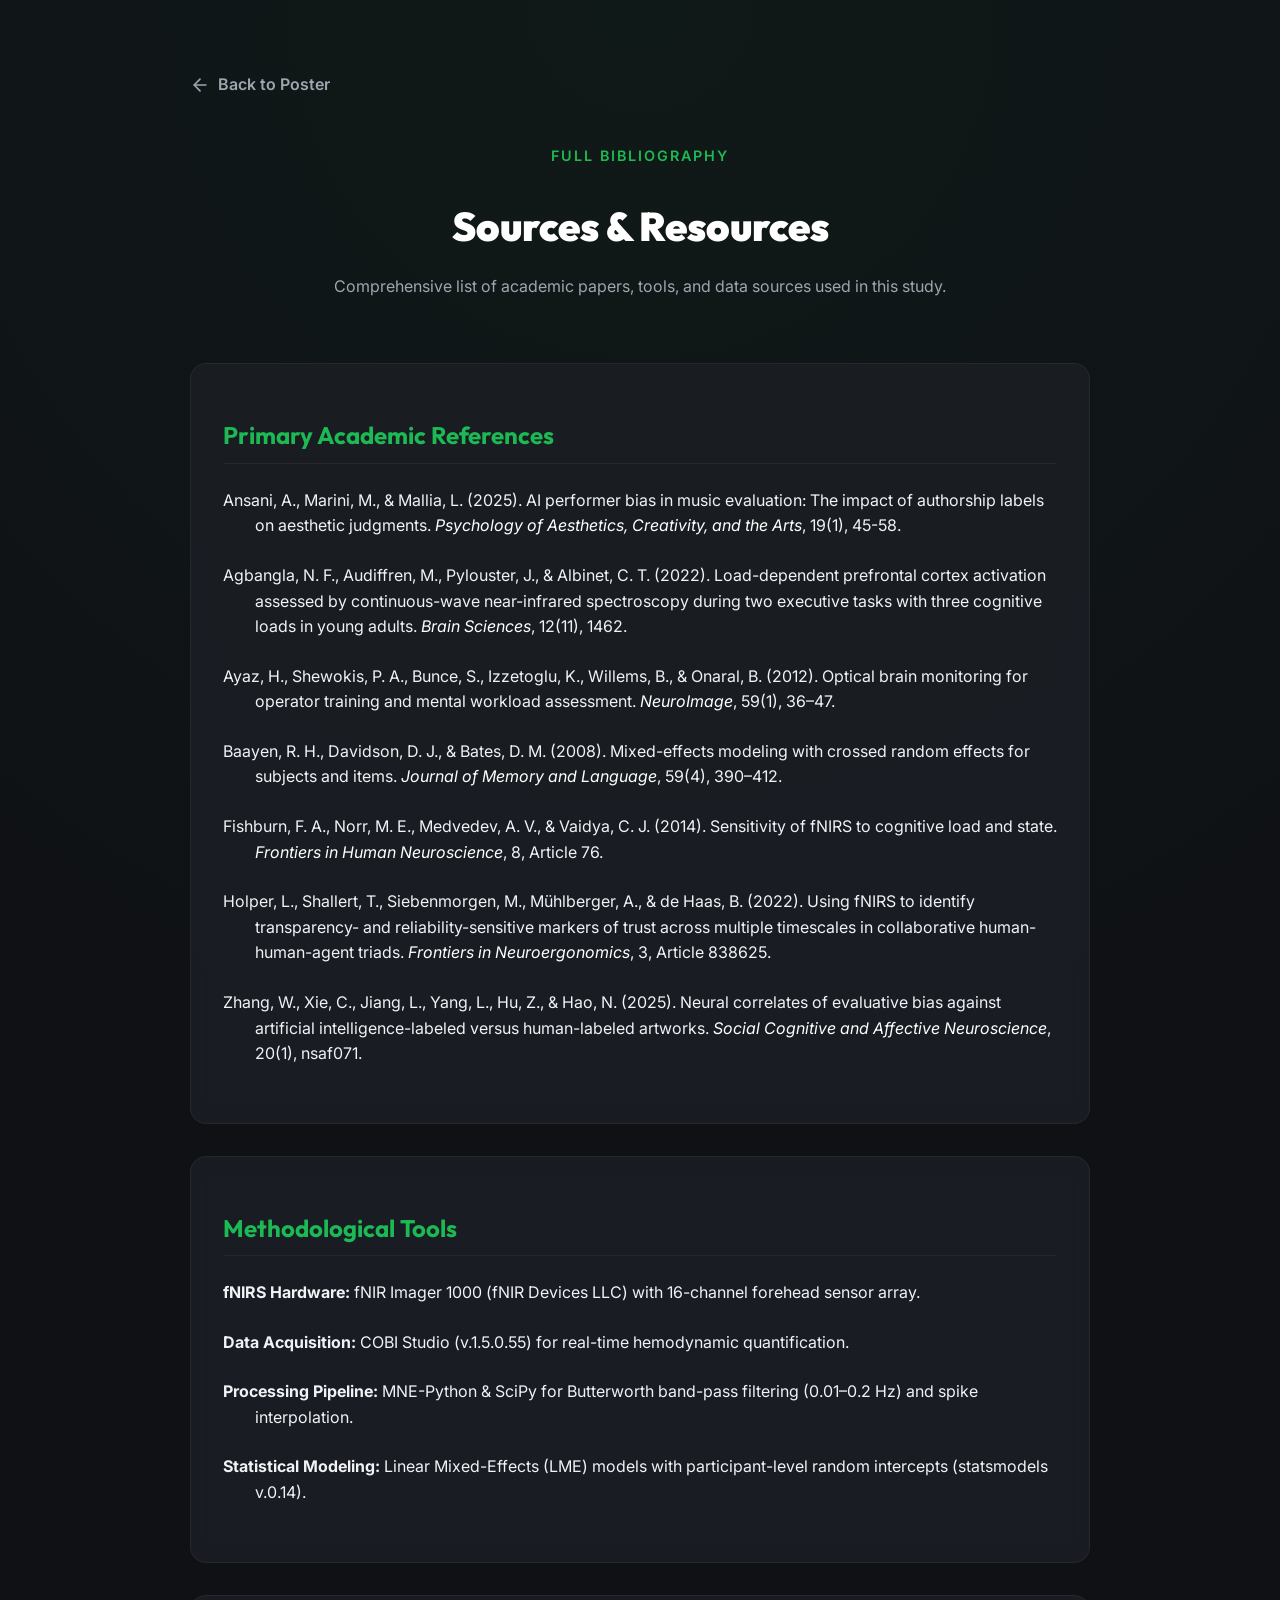
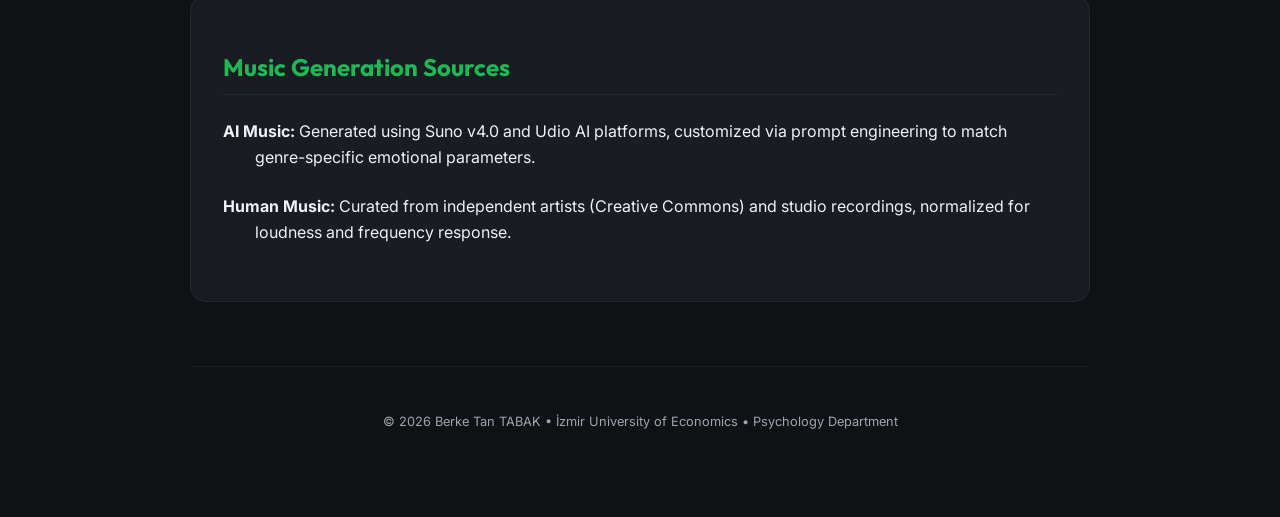
<file: sources.html>
<!DOCTYPE html>
<html lang="en">
<head>
    <meta charset="UTF-8">
    <meta name="viewport" content="width=device-width, initial-scale=1.0, maximum-scale=5.0">
    <meta http-equiv="X-UA-Compatible" content="ie=edge">
    <title>Sources & Bibliography - AI Attribution Study</title>
    <link href="https://fonts.googleapis.com/css2?family=Inter:wght@300;400;600;800&family=Outfit:wght@400;700;900&display=swap" rel="stylesheet">
    <style>
        :root {
            --bg-color: #0f1115;
            --card-bg: rgba(30, 33, 40, 0.7);
            --accent: #1DB954;
            --text-main: #f0f2f5;
            --text-muted: #a0a5b0;
            --font-heading: 'Outfit', sans-serif;
            --font-body: 'Inter', sans-serif;
            --border-color: rgba(255, 255, 255, 0.05);
        }

        body {
            background-color: var(--bg-color);
            color: var(--text-main);
            font-family: var(--font-body);
            line-height: 1.6;
            padding: 4rem 2rem;
            display: flex;
            flex-direction: column;
            align-items: center;
            background-image: radial-gradient(circle at 50% 0%, rgba(29,185,84,0.05) 0%, transparent 50%);
        }

        .container {
            max-width: 900px;
            width: 100%;
        }

        header {
            margin-bottom: 4rem;
            text-align: center;
        }

        h1 {
            font-family: var(--font-heading);
            font-size: 2.5rem;
            font-weight: 900;
            margin-bottom: 1rem;
            color: #fff;
        }

        .subtitle {
            color: var(--accent);
            font-weight: 600;
            letter-spacing: 2px;
            text-transform: uppercase;
            font-size: 0.9rem;
        }

        .source-card {
            background: var(--card-bg);
            border: 1px solid var(--border-color);
            border-radius: 16px;
            padding: 2rem;
            margin-bottom: 2rem;
            backdrop-filter: blur(10px);
        }

        h2 {
            font-family: var(--font-heading);
            font-size: 1.5rem;
            color: var(--accent);
            margin-bottom: 1.5rem;
            border-bottom: 1px solid var(--border-color);
            padding-bottom: 0.5rem;
        }

        .ref-list {
            list-style: none;
            padding: 0;
        }

        .ref-item {
            margin-bottom: 1.5rem;
            padding-left: 2rem;
            text-indent: -2rem;
            font-size: 1rem;
        }

        .ref-item em {
            color: #fff;
            font-style: italic;
        }

        .doi {
            color: var(--accent);
            text-decoration: none;
            font-size: 0.9rem;
            display: block;
            margin-top: 0.3rem;
            opacity: 0.8;
        }

        .doi:hover {
            opacity: 1;
            text-decoration: underline;
        }

        .back-link {
            display: inline-flex;
            align-items: center;
            gap: 0.5rem;
            color: var(--text-muted);
            text-decoration: none;
            margin-bottom: 2rem;
            font-weight: 600;
            transition: color 0.2s;
        }

        .back-link:hover {
            color: var(--accent);
        }

        footer {
            margin-top: 4rem;
            text-align: center;
            color: var(--text-muted);
            font-size: 0.8rem;
            border-top: 1px solid var(--border-color);
            padding-top: 2rem;
        }

        @media (max-width: 600px) {
            body { padding: 2rem 1rem; }
            h1 { font-size: 2rem; }
            .source-card { padding: 1.2rem 1rem; }
            .back-link { min-height: 44px; align-items: center; }
        }
    </style>
</head>
<body>
    <div class="container">
        <a href="index.html" class="back-link">
            <svg width="20" height="20" viewBox="0 0 24 24" fill="none" stroke="currentColor" stroke-width="2" stroke-linecap="round" stroke-linejoin="round"><line x1="19" y1="12" x2="5" y2="12"></line><polyline points="12 19 5 12 12 5"></polyline></svg>
            <span data-i18n="back-link">Back to Poster</span>
        </a>

        <header>
            <p class="subtitle" data-i18n="subtitle">Full Bibliography</p>
            <h1 data-i18n="title">Sources & Resources</h1>
            <p style="color: var(--text-muted);" data-i18n="desc">Comprehensive list of academic papers, tools, and data sources used in this study.</p>
        </header>

        <section class="source-card">
            <h2 data-i18n="primary-refs">Primary Academic References</h2>
            <ul class="ref-list">
                <li class="ref-item">
                    Ansani, A., Marini, M., & Mallia, L. (2025). AI performer bias in music evaluation: The impact of authorship labels on aesthetic judgments. <em>Psychology of Aesthetics, Creativity, and the Arts</em>, 19(1), 45-58.
                </li>
                <li class="ref-item">
                    Agbangla, N. F., Audiffren, M., Pylouster, J., & Albinet, C. T. (2022). Load-dependent prefrontal cortex activation assessed by continuous-wave near-infrared spectroscopy during two executive tasks with three cognitive loads in young adults. <em>Brain Sciences</em>, 12(11), 1462.
                </li>
                <li class="ref-item">
                    Ayaz, H., Shewokis, P. A., Bunce, S., Izzetoglu, K., Willems, B., & Onaral, B. (2012). Optical brain monitoring for operator training and mental workload assessment. <em>NeuroImage</em>, 59(1), 36–47.
                </li>
                <li class="ref-item">
                    Baayen, R. H., Davidson, D. J., & Bates, D. M. (2008). Mixed-effects modeling with crossed random effects for subjects and items. <em>Journal of Memory and Language</em>, 59(4), 390–412.
                </li>
                <li class="ref-item">
                    Fishburn, F. A., Norr, M. E., Medvedev, A. V., & Vaidya, C. J. (2014). Sensitivity of fNIRS to cognitive load and state. <em>Frontiers in Human Neuroscience</em>, 8, Article 76.
                </li>
                <li class="ref-item">
                    Holper, L., Shallert, T., Siebenmorgen, M., Mühlberger, A., & de Haas, B. (2022). Using fNIRS to identify transparency- and reliability-sensitive markers of trust across multiple timescales in collaborative human-human-agent triads. <em>Frontiers in Neuroergonomics</em>, 3, Article 838625.
                </li>
                <li class="ref-item">
                    Zhang, W., Xie, C., Jiang, L., Yang, L., Hu, Z., & Hao, N. (2025). Neural correlates of evaluative bias against artificial intelligence-labeled versus human-labeled artworks. <em>Social Cognitive and Affective Neuroscience</em>, 20(1), nsaf071.
                </li>
            </ul>
        </section>

        <section class="source-card">
            <h2 data-i18n="method-tools">Methodological Tools</h2>
            <ul class="ref-list">
                <li class="ref-item" data-i18n="tool-hardware">
                    <strong>fNIRS Hardware:</strong> fNIR Imager 1000 (fNIR Devices LLC) with 16-channel forehead sensor array.
                </li>
                <li class="ref-item" data-i18n="tool-acquisition">
                    <strong>Data Acquisition:</strong> COBI Studio (v.1.5.0.55) for real-time hemodynamic quantification.
                </li>
                <li class="ref-item" data-i18n="tool-pipeline">
                    <strong>Processing Pipeline:</strong> MNE-Python & SciPy for Butterworth band-pass filtering (0.01–0.2 Hz) and spike interpolation.
                </li>
                <li class="ref-item" data-i18n="tool-modeling">
                    <strong>Statistical Modeling:</strong> Linear Mixed-Effects (LME) models with participant-level random intercepts (statsmodels v.0.14).
                </li>
            </ul>
        </section>

        <section class="source-card">
            <h2 data-i18n="music-sources">Music Generation Sources</h2>
            <ul class="ref-list">
                <li class="ref-item" data-i18n="music-ai">
                    <strong>AI Music:</strong> Generated using Suno v4.0 and Udio AI platforms, customized via prompt engineering to match genre-specific emotional parameters.
                </li>
                <li class="ref-item" data-i18n="music-human">
                    <strong>Human Music:</strong> Curated from independent artists (Creative Commons) and studio recordings, normalized for loudness and frequency response.
                </li>
            </ul>
        </section>

        <footer>
            <p data-i18n="footer-text">&copy; 2026 Berke Tan TABAK &bull; İzmir University of Economics &bull; Psychology Department</p>
        </footer>
    </div>

    <script>
        const translations = {
            en: {
                "back-link": "Back to Poster",
                "subtitle": "Full Bibliography",
                "title": "Sources & Resources",
                "desc": "Comprehensive list of academic papers, tools, and data sources used in this study.",
                "primary-refs": "Primary Academic References",
                "method-tools": "Methodological Tools",
                "tool-hardware": "<strong>fNIRS Hardware:</strong> fNIR Imager 1000 (fNIR Devices LLC) with 16-channel forehead sensor array.",
                "tool-acquisition": "<strong>Data Acquisition:</strong> COBI Studio (v.1.5.0.55) for real-time hemodynamic quantification.",
                "tool-pipeline": "<strong>Processing Pipeline:</strong> MNE-Python & SciPy for Butterworth band-pass filtering (0.01–0.2 Hz) and spike interpolation.",
                "tool-modeling": "<strong>Statistical Modeling:</strong> Linear Mixed-Effects (LME) models with participant-level random intercepts (statsmodels v.0.14).",
                "music-sources": "Music Generation Sources",
                "music-ai": "<strong>AI Music:</strong> Generated using Suno v4.0 and Udio AI platforms, customized via prompt engineering to match genre-specific emotional parameters.",
                "music-human": "<strong>Human Music:</strong> Curated from independent artists (Creative Commons) and studio recordings, normalized for loudness and frequency response.",
                "footer-text": "&copy; 2026 Berke Tan TABAK &bull; İzmir University of Economics &bull; Psychology Department"
            },
            tr: {
                "back-link": "Postere Geri Dön",
                "subtitle": "Tam Kaynakça",
                "title": "Kaynaklar ve Materyaller",
                "desc": "Bu çalışmada kullanılan akademik makalelerin, araçların ve veri kaynaklarının kapsamlı listesi.",
                "primary-refs": "Birincil Akademik Referanslar",
                "method-tools": "Metodolojik Araçlar",
                "tool-hardware": "<strong>fNIRS Donanımı:</strong> 16 kanallı alın sensör dizisine sahip fNIR Imager 1000 (fNIR Devices LLC).",
                "tool-acquisition": "<strong>Veri Toplama:</strong> Gerçek zamanlı hemodinamik kantifikasyon için COBI Studio (v.1.5.0.55).",
                "tool-pipeline": "<strong>İşlem Akışı:</strong> Butterworth bant geçiren filtreleme (0.01-0.2 Hz) ve sıçrama interpolasyonu için MNE-Python ve SciPy.",
                "tool-modeling": "<strong>İstatistiksel Modelleme:</strong> Katılımcı düzeyinde rastgele kesişim noktalarına sahip Doğrusal Karma Etkiler (LME) modelleri (statsmodels v.0.14).",
                "music-sources": "Müzik Üretim Kaynakları",
                "music-ai": "<strong>YZ Müziği:</strong> Tür bazlı duygusal parametreleri eşleştirmek için istem mühendisliği yoluyla özelleştirilmiş, Suno v4.0 ve Udio Yapay Zeka platformları kullanılarak üretilmiştir.",
                "music-human": "<strong>İnsan Müziği:</strong> Bağımsız sanatçılardan (Creative Commons) ve stüdyo kayıtlarından derlenmiş, ses seviyesi ve frekans tepkisi için normalize edilmiştir.",
                "footer-text": "&copy; 2026 Berke Tan TABAK &bull; İzmir Ekonomi Üniversitesi &bull; Psikoloji Bölümü"
            }
        };

        function applyLanguage() {
            const lang = localStorage.getItem('lang') || 'en';
            document.documentElement.lang = lang;
            document.querySelectorAll('[data-i18n]').forEach(el => {
                const key = el.getAttribute('data-i18n');
                if (translations[lang] && translations[lang][key] !== undefined) {
                    el.innerHTML = translations[lang][key];
                }
            });
            document.title = lang === 'tr' ? "Kaynaklar & Kaynakça - YZ Atıf Çalışması" : "Sources & Bibliography - AI Attribution Study";
        }

        window.addEventListener('DOMContentLoaded', applyLanguage);
    </script>
</body>
</html>
</file>
